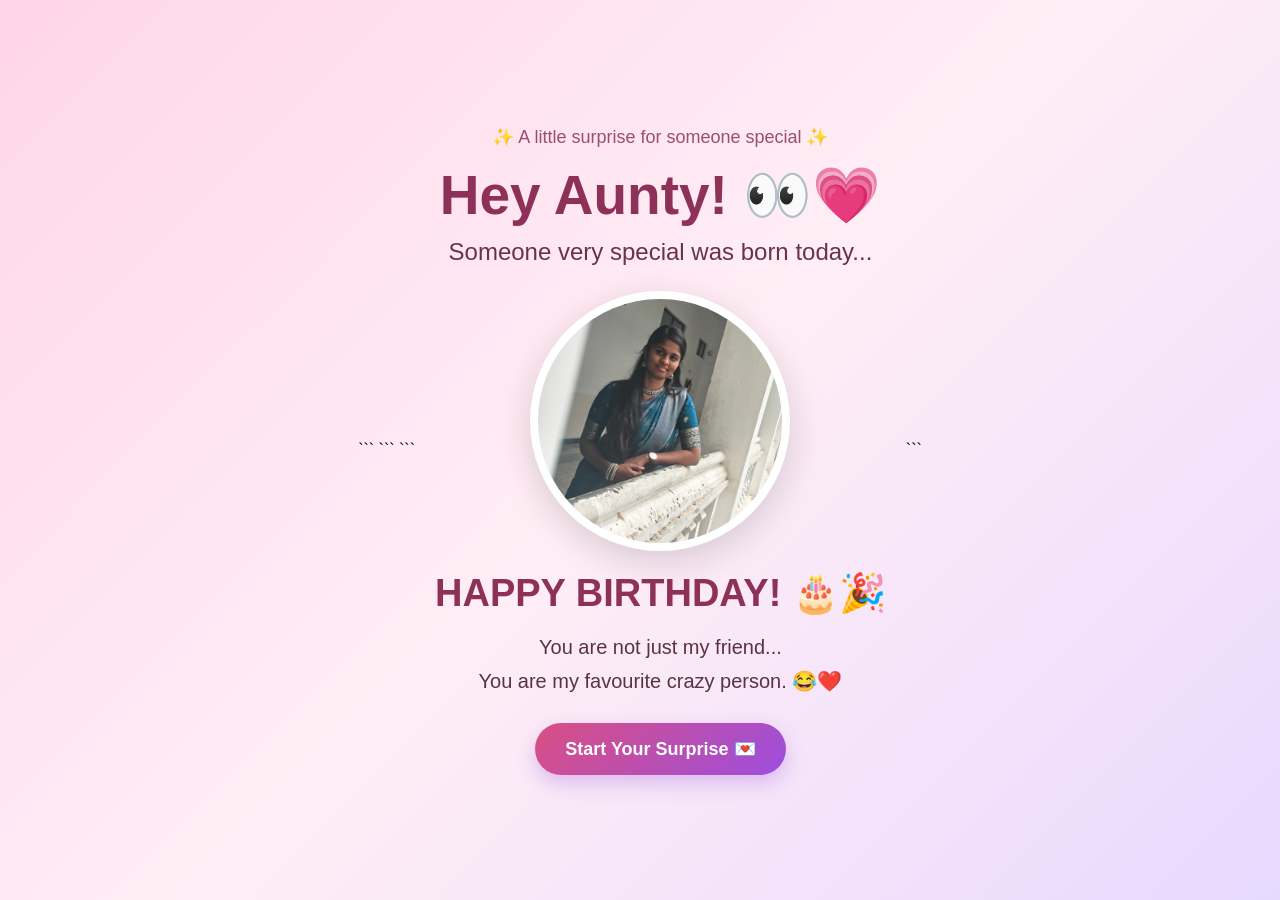
<file: index.html>
<!DOCTYPE html>

<html lang="en">
<head>
    <meta charset="UTF-8">
    <meta name="viewport" content="width=device-width, initial-scale=1.0">

```
<title>Happy Birthday Aunty 🎂</title>

<link rel="stylesheet" href="style.css">
```

</head>

<body class="home-page">

```
<!-- Floating Hearts -->
<div class="hearts">
    <span>💗</span>
    <span>💕</span>
    <span>💖</span>
    <span>💗</span>
    <span>💞</span>
</div>

<!-- Main Section -->
<section class="hero">

    <p class="small-text">
        ✨ A little surprise for someone special ✨
    </p>

    <h1>
        Hey Aunty! 👀💗
    </h1>

    <h2>
        Someone very special was born today...
    </h2>

    <!-- Main Photo -->
    <div class="main-photo">
        <img src="images/photo1.jpg" alt="Aunty">
    </div>

    <h1 class="birthday-title">
        HAPPY BIRTHDAY! 🎂🎉
    </h1>

    <p class="intro">
        You are not just my friend...
        <br>
        You are my favourite crazy person. 😂❤️
    </p>

    <button onclick="startSurprise()">
        Start Your Surprise 💌
    </button>

</section>

<script src="script.js"></script>
```

</body>
</html>
</file>
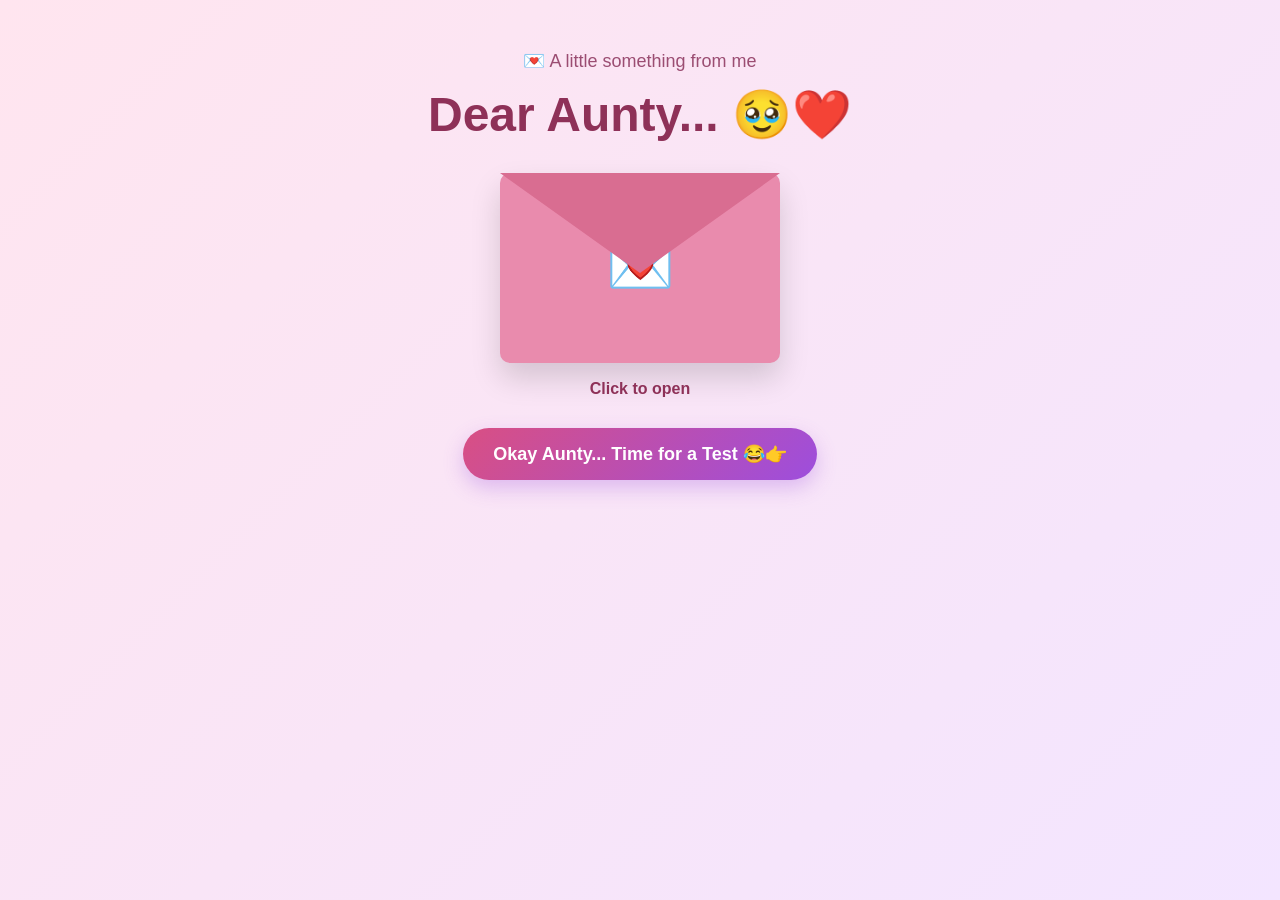
<file: letter.html>
<!DOCTYPE html>
<html lang="en">

<head>
    <meta charset="UTF-8">
    <meta name="viewport" content="width=device-width, initial-scale=1.0">

    <title>A Letter For Aunty 💌</title>

    <link rel="stylesheet" href="style.css">
</head>

<body class="letter-page">

    <!-- Floating Hearts -->
    <div class="letter-hearts">
        <span>💗</span>
        <span>💕</span>
        <span>🌷</span>
        <span>💖</span>
        <span>✨</span>
    </div>


    <div class="letter-container">

        <p class="small-text">
            💌 A little something from me
        </p>

        <h1>
            Dear Aunty... 🥹❤️
        </h1>


        <!-- Envelope -->

        <div class="envelope" onclick="openLetter()">

            <div class="envelope-top"></div>

            <div class="envelope-body">
                💌
            </div>

            <p>
                Click to open
            </p>

        </div>


        <!-- LETTER -->

        <div class="letter-content" id="letterContent">

            <h2>
                Happy Birthday, Aunty! 🎂❤️
            </h2>

            <p>
                First of all...
                <br>
                HAPPY BIRTHDAYYY jj! 🎉😂
            </p>

            <p>
                I don't know how to put everything into words,
                but I just want you to know how happy I am
                that I have you in my life.
            </p>

            <p>
                From our random conversations to our stupid jokes,
                from laughing for absolutely no reason to those
                moments where we just understand each other...
                every little memory with you is special to me. 🥹💗
            </p>

            <p>
                You are honestly one of those people who can make
                a normal day feel special just by being there.
            </p>

            <p>
                And yes...
                you can be annoying,
                dramatic,
                and completely crazy sometimes. 🙄😂
            </p>

            <p>
                But that's exactly what makes you,
                <strong>Aunty</strong>. ❤️
            </p>

            <p>
                I hope this new year of your life brings you
                lots of happiness, success, laughter and
                beautiful memories.
            </p>

            <p>
                Never stop being the crazy person you are.
                And please don't change too much...
                because we already know how to handle this version
                of you. 😂💀
            </p>

            <p>
                Thank you for all the memories,
                all the laughs,
                all the random talks,
                and simply for being you.
            </p>

            <p class="final-letter">
                Stay happy. Stay crazy.
                <br>
                Stay my Aunty forever. 😂❤️
            </p>

            <p class="signature">
                With lots of love,<br>
                Your favourite troublemaker 😌💗
            </p>

        </div>


        <!-- NEXT BUTTON -->

        <a href="quiz.html" class="next-button letter-next">
            Okay Aunty... Time for a Test 😂👉
        </a>

    </div>


    <script src="script.js"></script>

</body>

</html>
</file>
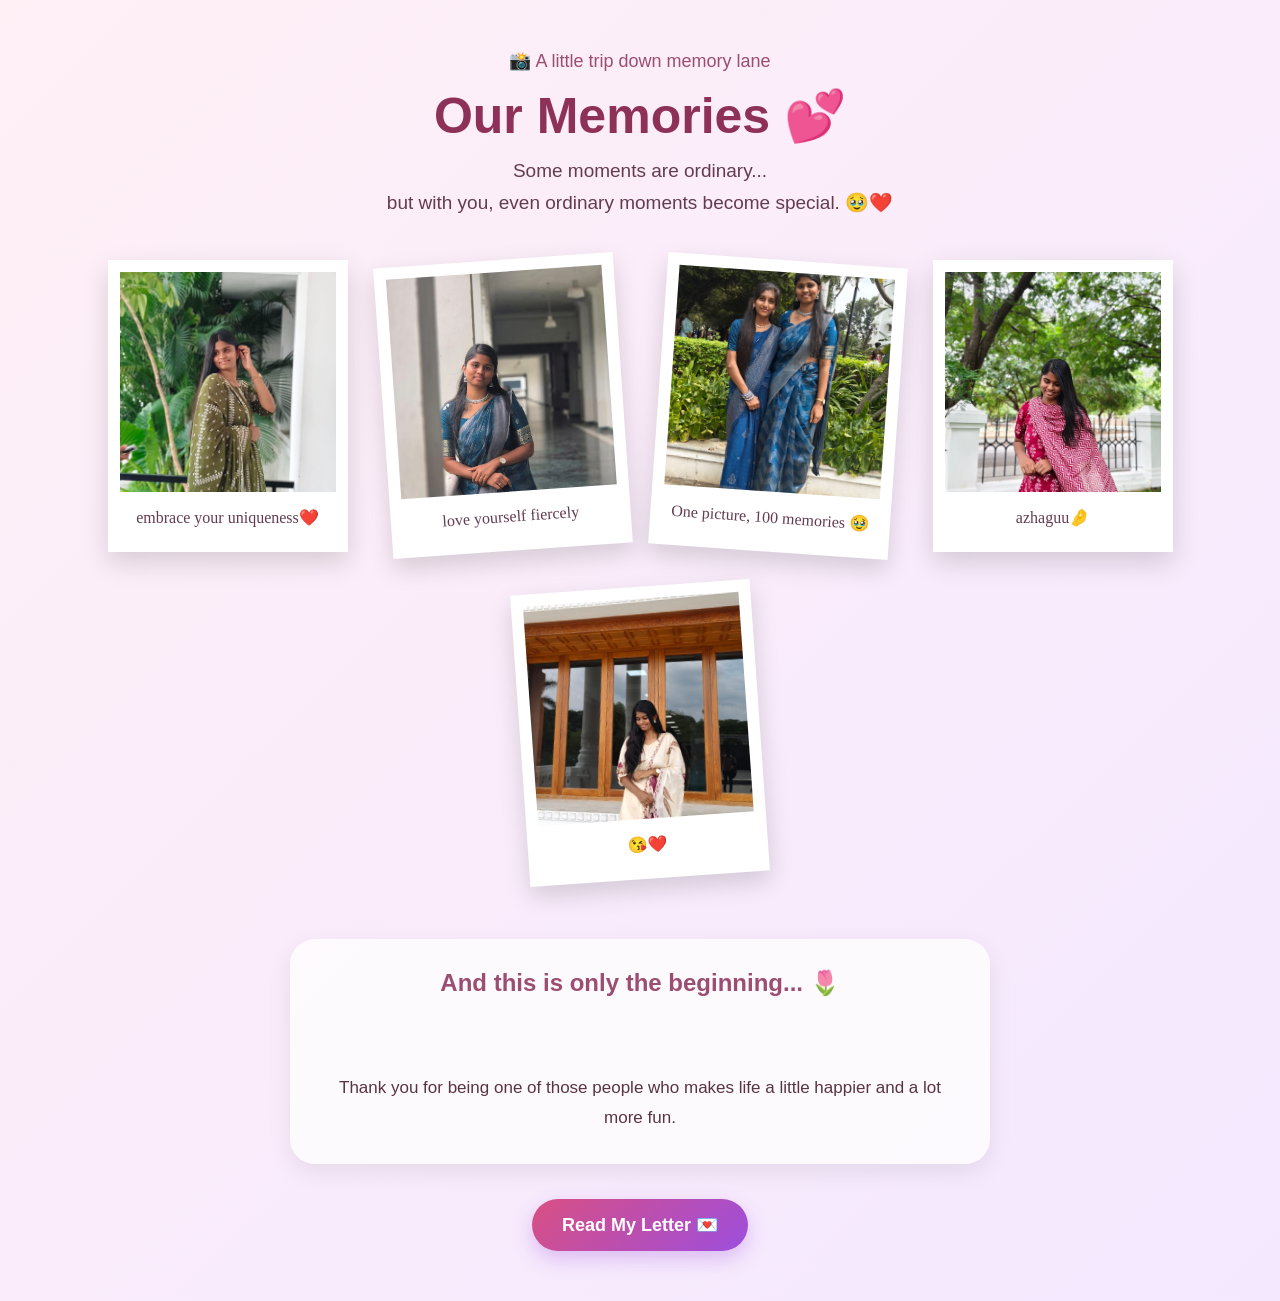
<file: memories.html>
<!DOCTYPE html>
<html lang="en">

<head>
    <meta charset="UTF-8">
    <meta name="viewport" content="width=device-width, initial-scale=1.0">

    <title>Our Memories 📸</title>

    <link rel="stylesheet" href="style.css">
</head>

<body class="memories-page">

    <div class="memory-container">

        <p class="small-text">📸 A little trip down memory lane</p>

        <h1>Our Memories 💕</h1>

        <p class="memory-intro">
            Some moments are ordinary...
            <br>
            but with you, even ordinary moments become special. 🥹❤️
        </p>


        <!-- PHOTO GALLERY -->

        <div class="gallery">

            <!-- PHOTO 1 -->
            <div class="polaroid">
                <img src="images/photo3.jpg" alt="Our memory">
                <p> embrace your uniqueness❤️</p>
            </div>

            <!-- PHOTO 2 -->
            <div class="polaroid rotate-left">
                <img src="images/photo6.jpg" alt="Our memory">
                <p>love yourself fiercely</p>
            </div>

            <!-- PHOTO 3 -->
            <div class="polaroid rotate-right">
                <img src="images/photo2.jpg" alt="Our memory">
                <p>One picture, 100 memories 🥹</p>
            </div>

            <!-- PHOTO 4 -->
            <div class="polaroid">
                <img src="images/photo4.jpg" alt="Our memory">
                <p>azhaguu🤌</p>
            </div>

            <!-- PHOTO 5 -->
            <div class="polaroid rotate-left">
                <img src="images/photo5.jpg" alt="Our memory">
                <p>😘❤️</p>
            </div>

        </div>


        <!-- MESSAGE -->

        <div class="memory-message">

            <h2>And this is only the beginning... 🌷</h2>

            <p>
            
                <br><br>
                Thank you for being one of those people who makes
                life a little happier and a lot more fun.
            </p>

        </div>


        <!-- BUTTON -->

        <a href="letter.html" class="next-button">
            Read My Letter 💌
        </a>

    </div>

</body>

</html>
</file>
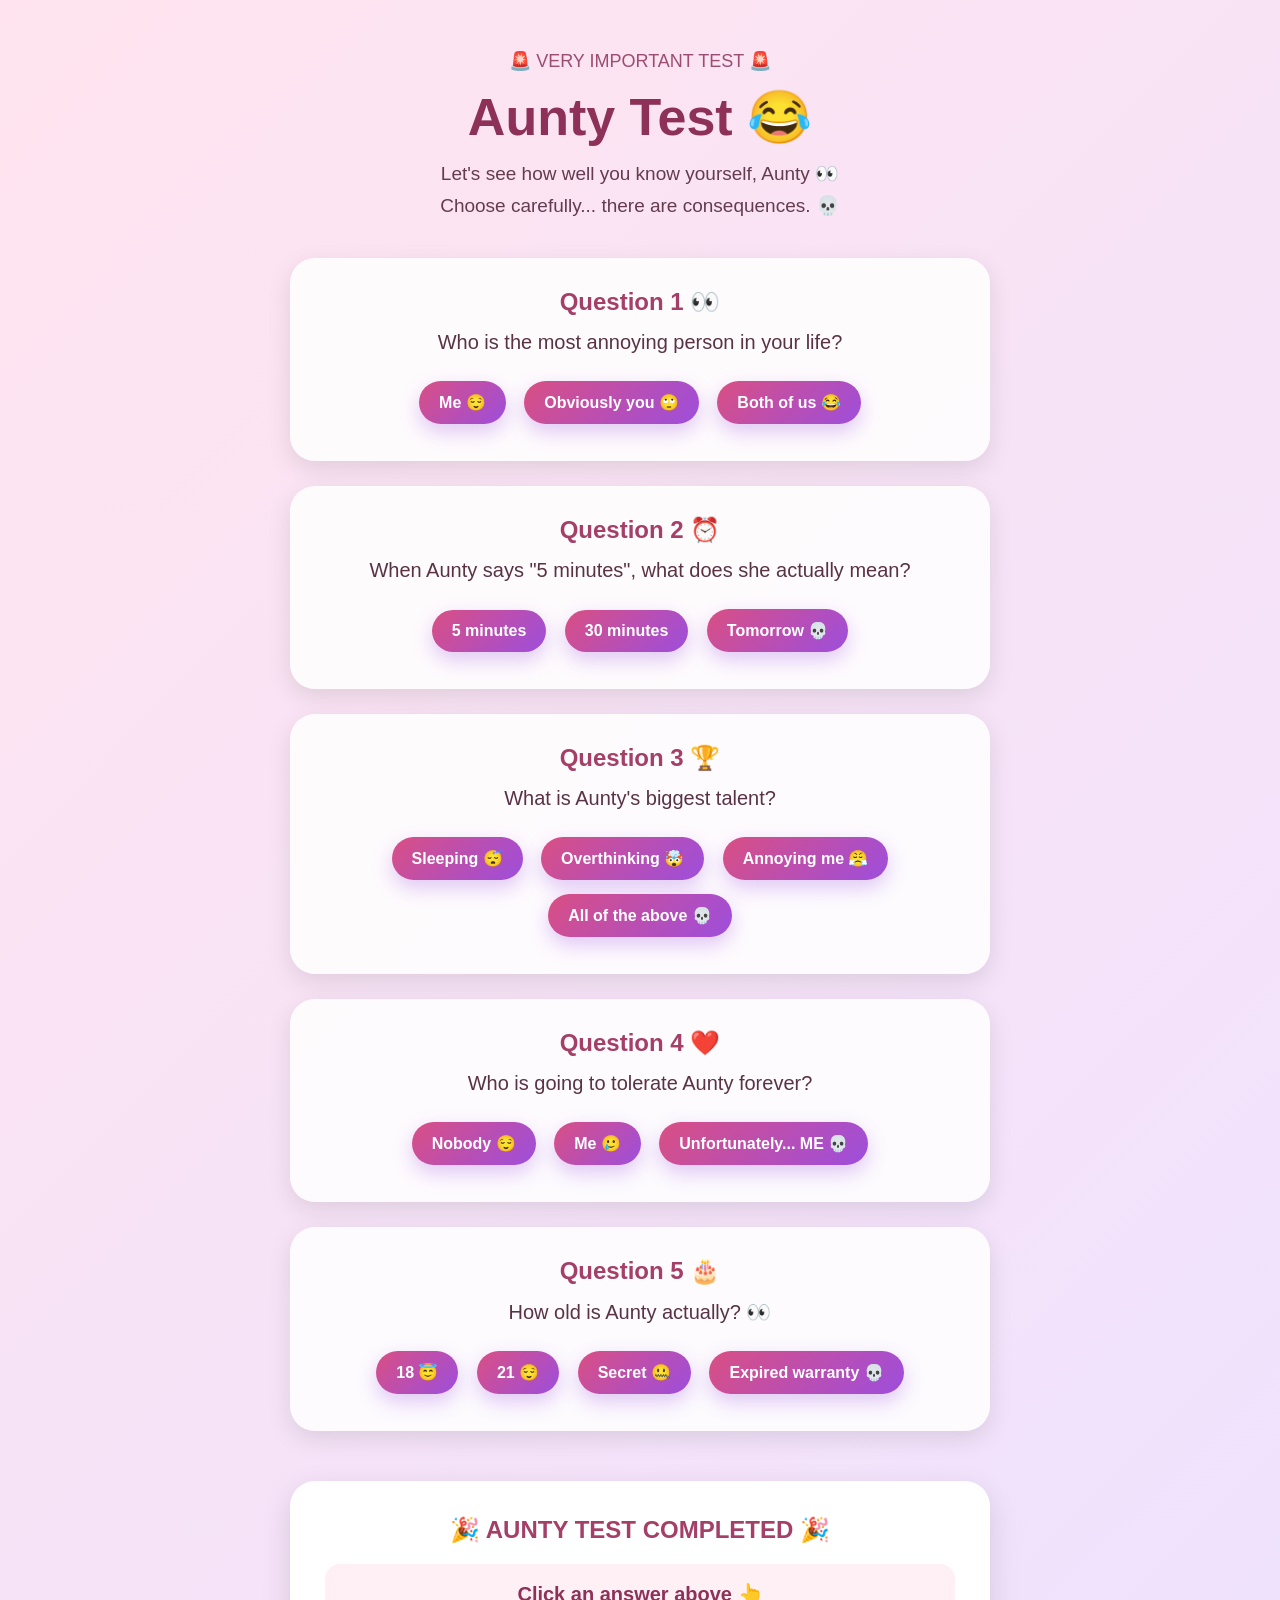
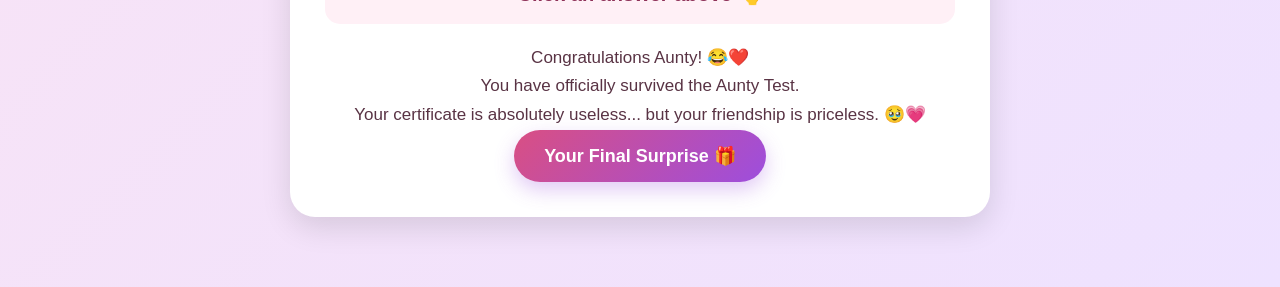
<file: quiz.html>
<!DOCTYPE html>
<html lang="en">

<head>
    <meta charset="UTF-8">
    <meta name="viewport" content="width=device-width, initial-scale=1.0">

    <title>Aunty Test 😂</title>

    <link rel="stylesheet" href="style.css">
</head>

<body class="quiz-page">

    <div class="quiz-container">

        <p class="small-text">🚨 VERY IMPORTANT TEST 🚨</p>

        <h1>Aunty Test 😂</h1>

        <p class="quiz-intro">
            Let's see how well you know yourself, Aunty 👀
            <br>
            Choose carefully... there are consequences. 💀
        </p>


        <!-- QUESTION 1 -->

        <div class="question-box">

            <h2>Question 1 👀</h2>

            <p>
                Who is the most annoying person in your life?
            </p>

            <button onclick="answer('Obviously YOU! 🙄😂')">
                Me 😌
            </button>

            <button onclick="answer('Correct! You finally accepted it 😂')">
                Obviously you 🙄
            </button>

            <button onclick="answer('Diplomatic answer... 🤨😂')">
                Both of us 😂
            </button>

        </div>


        <!-- QUESTION 2 -->

        <div class="question-box">

            <h2>Question 2 ⏰</h2>

            <p>
                When Aunty says "5 minutes", what does she actually mean?
            </p>

            <button onclick="answer('Nice try 😂')">
                5 minutes
            </button>

            <button onclick="answer('Getting warmer... 😂')">
                30 minutes
            </button>

            <button onclick="answer('Exactly! 😂 See you tomorrow!')">
                Tomorrow 💀
            </button>

        </div>


        <!-- QUESTION 3 -->

        <div class="question-box">

            <h2>Question 3 🏆</h2>

            <p>
                What is Aunty's biggest talent?
            </p>

            <button onclick="answer('Professional sleeper detected 😴😂')">
                Sleeping 😴
            </button>

            <button onclick="answer('Overthinking level: 1000 🤯')">
                Overthinking 🤯
            </button>

            <button onclick="answer('This is definitely one of them 😂')">
                Annoying me 😤
            </button>

            <button onclick="answer('THE CORRECT ANSWER 😂💀')">
                All of the above 💀
            </button>

        </div>


        <!-- QUESTION 4 -->

        <div class="question-box">

            <h2>Question 4 ❤️</h2>

            <p>
                Who is going to tolerate Aunty forever?
            </p>

            <button onclick="answer('Wrong answer 😂')">
                Nobody 😌
            </button>

            <button onclick="answer('Unfortunately... YES 😭❤️')">
                Me 🥲
            </button>

            <button onclick="answer('You knew the answer already 😂')">
                Unfortunately... ME 💀
            </button>

        </div>


        <!-- QUESTION 5 -->

        <div class="question-box">

            <h2>Question 5 🎂</h2>

            <p>
                How old is Aunty actually? 👀
            </p>

            <button onclick="answer('Nice attempt, Aunty 😂')">
                18 😇
            </button>

            <button onclick="answer('Hmmmm... suspicious 🤨')">
                21 😌
            </button>

            <button onclick="answer('Smart answer! 🤫😂')">
                Secret 🤐
            </button>

            <button onclick="answer('💀 WARRANTY EXPIRED! 😂')">
                Expired warranty 💀
            </button>

        </div>


        <!-- RESULT -->

        <div class="quiz-result">

            <h2>🎉 AUNTY TEST COMPLETED 🎉</h2>

            <div id="funnyAnswer">
                Click an answer above 👆
            </div>

            <p>
                Congratulations Aunty! 😂❤️
            </p>

            <p>
                You have officially survived the Aunty Test.
                <br>
                Your certificate is absolutely useless...
                but your friendship is priceless. 🥹💗
            </p>

            <a href="surprise.html" class="next-button">
                Your Final Surprise 🎁
            </a>

        </div>

    </div>


    <script src="script.js"></script>

</body>

</html>
</file>
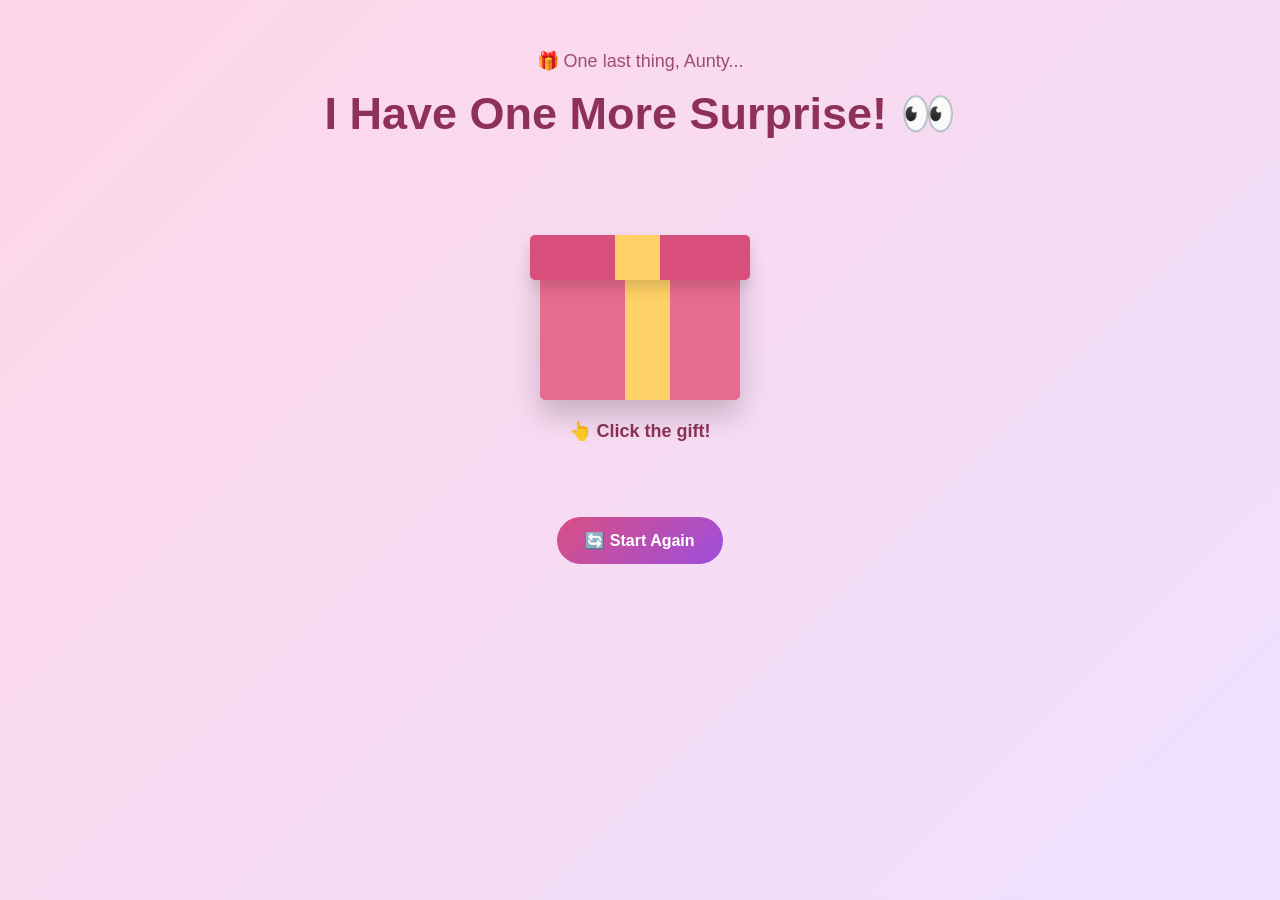
<file: surprise.html>
<!DOCTYPE html>
<html lang="en">

<head>
    <meta charset="UTF-8">
    <meta name="viewport" content="width=device-width, initial-scale=1.0">

    <title>Happy Birthday Aunty 🎂</title>

    <link rel="stylesheet" href="style.css">
</head>

<body class="surprise-page">

    <!-- Confetti -->
    <div id="confetti-container"></div>

    <div class="surprise-container">

        <p class="small-text">
            🎁 One last thing, Aunty...
        </p>

        <h1 class="surprise-heading">
            I Have One More Surprise! 👀
        </h1>


        <!-- GIFT -->

        <div class="gift" onclick="openGift()">

            <div class="gift-lid">
                <div class="gift-ribbon"></div>
            </div>

            <div class="gift-box">
                <div class="gift-ribbon"></div>
            </div>

        </div>

        <p class="gift-hint">
            👆 Click the gift!
        </p>


        <!-- FINAL MESSAGE -->

        <div class="final-surprise" id="finalSurprise">

            <h1>
                🎉 HAPPY BIRTHDAY AUNTY! 🎂
            </h1>

            <div class="final-photo">

                <img src="images/photo5.jpg" alt="Beautiful memory">

            </div>

            <h2>
                To my favourite crazy person... 😂❤️
            </h2>

            <p>
                Today is your special day,
                but honestly, I'm the lucky one
                because I got a friend like you. 🥹💗
            </p>

            <p>
                We've laughed, fought, annoyed each other,
                made stupid memories and somehow survived
                all of it. 😂
            </p>

            <p>
                And I hope we continue making
                hundreds and thousands of memories together.
            </p>

            <p>
                No matter how much we grow up,
                I hope we never lose this crazy friendship. ❤️
            </p>

            <p class="big-wish">
                May your life always be filled with
                happiness, laughter, success and
                people who love you. 🌷✨
            </p>

            <h2 class="birthday-ending">
                Stay crazy, Aunty! 😂❤️
                <br>
                Happy Birthday once again! 🎂🎉
            </h2>

            <p class="signature">
                — Your favourite troublemaker 😌💗
            </p>

        </div>


        <!-- REPLAY -->

        <a href="index.html" class="replay-button">
            🔄 Start Again
        </a>

    </div>


    <script src="script.js"></script>

</body>

</html>
</file>
<file: style.css>
* {
  margin: 0;
  padding: 0;
  box-sizing: border-box;
  }

body {
font-family: "Segoe UI", sans-serif;
min-height: 100vh;
overflow-x: hidden;
}

/* HOME PAGE */

.home-page {
background: linear-gradient(135deg, #ffd6e7, #ffeef5, #e8d9ff);
display: flex;
justify-content: center;
align-items: center;
text-align: center;
}

/* HERO */

.hero {
position: relative;
z-index: 2;
padding: 40px 20px;
max-width: 700px;
}

.small-text {
font-size: 18px;
color: #9b4d72;
margin-bottom: 15px;
}

.hero h1 {
font-size: 55px;
color: #8e3158;
margin-bottom: 10px;
}

.hero h2 {
font-size: 24px;
font-weight: 400;
color: #69344b;
margin-bottom: 25px;
}

/* PHOTO */

.main-photo {
width: 260px;
height: 260px;
margin: 20px auto;
border-radius: 50%;
padding: 8px;
background: white;
box-shadow: 0 10px 35px rgba(0,0,0,0.15);
animation: floatPhoto 3s ease-in-out infinite;
}

.main-photo img {
width: 100%;
height: 100%;
object-fit: cover;
border-radius: 50%;
}

/* BIRTHDAY TEXT */

.birthday-title {
font-size: 38px !important;
animation: heartbeat 1.5s infinite;
}

.intro {
font-size: 20px;
line-height: 1.7;
color: #593344;
margin: 15px 0 25px;
}

/* BUTTON */

button {
border: none;
padding: 15px 30px;
border-radius: 30px;
font-size: 18px;
font-weight: bold;
cursor: pointer;
color: white;
background: linear-gradient(135deg, #d94f83, #9d4edd);
box-shadow: 0 8px 20px rgba(157,78,221,0.3);
transition: 0.3s;
}

button:hover {
transform: scale(1.08);
}

/* FLOATING HEARTS */

.hearts span {
position: fixed;
bottom: -50px;
font-size: 30px;
animation: hearts 8s linear infinite;
opacity: 0.7;
}

.hearts span:nth-child(1) {
left: 10%;
animation-delay: 1s;
}

.hearts span:nth-child(2) {
left: 30%;
animation-delay: 3s;
}

.hearts span:nth-child(3) {
left: 50%;
animation-delay: 5s;
}

.hearts span:nth-child(4) {
left: 70%;
animation-delay: 2s;
}

.hearts span:nth-child(5) {
left: 90%;
animation-delay: 4s;
}

/* ANIMATIONS */

@keyframes hearts {
0% {
transform: translateY(0) rotate(0deg);
opacity: 0;
}

```
20% {
    opacity: 1;
}

100% {
    transform: translateY(-110vh) rotate(360deg);
    opacity: 0;
}
```

}

@keyframes floatPhoto {
0%, 100% {
transform: translateY(0);
}

```
50% {
    transform: translateY(-12px);
}
```

}

@keyframes heartbeat {
0%, 100% {
transform: scale(1);
}

```
50% {
    transform: scale(1.05);
}
```

}

/* MOBILE */

@media (max-width: 600px) {

```
.hero h1 {
    font-size: 40px;
}

.hero h2 {
    font-size: 19px;
}

.main-photo {
    width: 210px;
    height: 210px;
}

.birthday-title {
    font-size: 28px !important;
}
```

}
/* =========================
   MEMORIES PAGE
========================= */

.memories-page {
    background: linear-gradient(135deg, #fff0f6, #f4e8ff);
    min-height: 100vh;
    text-align: center;
    padding: 50px 20px;
}

.memory-container {
    max-width: 1100px;
    margin: auto;
}

.memory-container h1 {
    font-size: 50px;
    color: #8e3158;
    margin-bottom: 10px;
}

.memory-intro {
    font-size: 19px;
    color: #633c50;
    line-height: 1.7;
    margin-bottom: 40px;
}


/* PHOTO GALLERY */

.gallery {
    display: flex;
    justify-content: center;
    align-items: center;
    flex-wrap: wrap;
    gap: 35px;
    margin: 30px auto;
}


/* POLAROID */

.polaroid {
    background: white;
    width: 240px;
    padding: 12px 12px 25px;
    box-shadow: 0 10px 25px rgba(0,0,0,0.15);
    transition: 0.4s;
}

.polaroid img {
    width: 100%;
    height: 220px;
    object-fit: cover;
}

.polaroid p {
    font-family: cursive;
    font-size: 16px;
    color: #633c50;
    margin-top: 12px;
}


/* ROTATIONS */

.rotate-left {
    transform: rotate(-4deg);
}

.rotate-right {
    transform: rotate(4deg);
}


/* HOVER */

.polaroid:hover {
    transform: rotate(0deg) scale(1.08);
    z-index: 5;
}


/* MESSAGE */

.memory-message {
    max-width: 700px;
    margin: 60px auto 35px;
    padding: 30px;
    background: rgba(255,255,255,0.75);
    border-radius: 25px;
    box-shadow: 0 8px 25px rgba(0,0,0,0.08);
}

.memory-message h2 {
    color: #9b4d72;
    margin-bottom: 15px;
}

.memory-message p {
    color: #593344;
    line-height: 1.8;
    font-size: 17px;
}


/* NEXT BUTTON */

.next-button {
    display: inline-block;
    text-decoration: none;
    color: white;
    background: linear-gradient(135deg, #d94f83, #9d4edd);
    padding: 15px 30px;
    border-radius: 30px;
    font-size: 18px;
    font-weight: bold;
    box-shadow: 0 8px 20px rgba(157,78,221,0.3);
    transition: 0.3s;
}

.next-button:hover {
    transform: scale(1.08);
}


/* MOBILE */

@media (max-width: 600px) {

    .memory-container h1 {
        font-size: 38px;
    }

    .gallery {
        gap: 25px;
    }

    .polaroid {
        width: 90%;
        max-width: 300px;
    }

    .polaroid img {
        height: 250px;
    }

}
/* =========================
   LETTER PAGE
========================= */

.letter-page {
    min-height: 100vh;
    background: linear-gradient(135deg, #ffe5ef, #f3e5ff);
    text-align: center;
    padding: 50px 20px;
    overflow-x: hidden;
}

.letter-container {
    max-width: 850px;
    margin: auto;
    position: relative;
    z-index: 2;
}

.letter-container h1 {
    font-size: 48px;
    color: #8e3158;
    margin-bottom: 30px;
}


/* ENVELOPE */

.envelope {
    width: 280px;
    height: 190px;
    margin: 30px auto 45px;
    position: relative;
    cursor: pointer;
    transition: 0.4s;
}

.envelope:hover {
    transform: scale(1.05);
}

.envelope-body {
    width: 100%;
    height: 100%;
    background: #e98bad;
    border-radius: 10px;
    display: flex;
    justify-content: center;
    align-items: center;
    font-size: 55px;
    box-shadow: 0 15px 30px rgba(0,0,0,0.15);
}

.envelope-top {
    position: absolute;
    top: 0;
    left: 0;
    width: 0;
    height: 0;
    border-left: 140px solid transparent;
    border-right: 140px solid transparent;
    border-top: 100px solid #d96d91;
    z-index: 2;
}

.envelope p {
    position: absolute;
    bottom: -35px;
    left: 0;
    right: 0;
    color: #8e3158;
    font-weight: bold;
}


/* LETTER CONTENT */

.letter-content {
    display: none;
    background: #fffdf9;
    padding: 45px;
    border-radius: 10px;
    box-shadow: 0 15px 40px rgba(0,0,0,0.12);
    text-align: left;
    position: relative;
    margin: 30px auto;
    animation: letterAppear 0.8s ease;
}

.letter-content::before {
    content: "💗";
    position: absolute;
    top: 15px;
    right: 20px;
    font-size: 25px;
}

.letter-content h2 {
    text-align: center;
    color: #a43f68;
    font-size: 30px;
    margin-bottom: 30px;
}

.letter-content p {
    color: #593344;
    font-size: 17px;
    line-height: 1.9;
    margin-bottom: 20px;
}

.final-letter {
    text-align: center;
    font-size: 21px !important;
    font-weight: bold;
    color: #a43f68 !important;
    margin-top: 30px;
}

.signature {
    text-align: right;
    font-family: cursive;
    color: #8e3158 !important;
}


/* LETTER ANIMATION */

@keyframes letterAppear {

    from {
        opacity: 0;
        transform: translateY(30px);
    }

    to {
        opacity: 1;
        transform: translateY(0);
    }

}


/* FLOATING HEARTS */

.letter-hearts span {
    position: fixed;
    bottom: -50px;
    font-size: 28px;
    animation: letterFloat 9s linear infinite;
    opacity: 0.7;
}

.letter-hearts span:nth-child(1) {
    left: 10%;
    animation-delay: 1s;
}

.letter-hearts span:nth-child(2) {
    left: 30%;
    animation-delay: 3s;
}

.letter-hearts span:nth-child(3) {
    left: 50%;
    animation-delay: 5s;
}

.letter-hearts span:nth-child(4) {
    left: 70%;
    animation-delay: 2s;
}

.letter-hearts span:nth-child(5) {
    left: 90%;
    animation-delay: 4s;
}

@keyframes letterFloat {

    0% {
        transform: translateY(0);
        opacity: 0;
    }

    20% {
        opacity: 1;
    }

    100% {
        transform: translateY(-110vh);
        opacity: 0;
    }

}


/* LETTER BUTTON */

.letter-next {
    margin-top: 20px;
}


/* MOBILE */

@media (max-width: 600px) {

    .letter-container h1 {
        font-size: 36px;
    }

    .letter-content {
        padding: 25px;
    }

    .letter-content h2 {
        font-size: 24px;
    }

    .letter-content p {
        font-size: 16px;
    }

    .envelope {
        width: 240px;
        height: 160px;
    }

    .envelope-top {
        border-left-width: 120px;
        border-right-width: 120px;
        border-top-width: 85px;
    }

}
/* =========================
   QUIZ PAGE
========================= */

.quiz-page {
    min-height: 100vh;
    background: linear-gradient(135deg, #ffe4ef, #eee2ff);
    padding: 50px 20px;
    text-align: center;
}

.quiz-container {
    max-width: 850px;
    margin: auto;
}

.quiz-container h1 {
    font-size: 52px;
    color: #8e3158;
    margin-bottom: 10px;
}

.quiz-intro {
    font-size: 19px;
    color: #633c50;
    line-height: 1.7;
    margin-bottom: 35px;
}


/* QUESTION BOX */

.question-box {
    background: rgba(255,255,255,0.85);
    padding: 30px;
    margin: 25px auto;
    border-radius: 25px;
    box-shadow: 0 8px 25px rgba(0,0,0,0.1);
    max-width: 700px;
    transition: 0.3s;
}

.question-box:hover {
    transform: translateY(-5px);
}

.question-box h2 {
    color: #a43f68;
    margin-bottom: 15px;
}

.question-box p {
    font-size: 20px;
    color: #593344;
    margin-bottom: 20px;
}


/* QUIZ BUTTONS */

.question-box button {
    margin: 7px;
    padding: 12px 20px;
    font-size: 16px;
}


/* RESULT */

.quiz-result {
    background: white;
    max-width: 700px;
    margin: 50px auto 20px;
    padding: 35px;
    border-radius: 25px;
    box-shadow: 0 10px 30px rgba(0,0,0,0.12);
}

.quiz-result h2 {
    color: #a43f68;
    margin-bottom: 20px;
}

.quiz-result p {
    color: #593344;
    line-height: 1.7;
    font-size: 17px;
}

#funnyAnswer {
    background: #fff0f6;
    padding: 18px;
    border-radius: 15px;
    margin: 20px 0;
    font-size: 20px;
    font-weight: bold;
    color: #8e3158;
}


/* MOBILE */

@media (max-width: 600px) {

    .quiz-container h1 {
        font-size: 38px;
    }

    .question-box {
        padding: 22px 15px;
    }

    .question-box p {
        font-size: 18px;
    }

    .question-box button {
        width: 90%;
        margin: 6px auto;
    }

}
/* =========================
   FINAL SURPRISE PAGE
========================= */

.surprise-page {
    min-height: 100vh;
    background: linear-gradient(135deg, #ffd6e7, #eee0ff);
    text-align: center;
    padding: 50px 20px;
    overflow-x: hidden;
}

.surprise-container {
    max-width: 850px;
    margin: auto;
    position: relative;
    z-index: 2;
}

.surprise-heading {
    font-size: 45px;
    color: #8e3158;
    margin-bottom: 40px;
}


/* GIFT */

.gift {
    width: 220px;
    height: 200px;
    margin: 60px auto 20px;
    position: relative;
    cursor: pointer;
    transition: 0.4s;
}

.gift:hover {
    transform: scale(1.08);
}


/* GIFT BOX */

.gift-box {
    position: absolute;
    bottom: 0;
    left: 10px;
    width: 200px;
    height: 140px;
    background: #e86c91;
    border-radius: 5px;
    box-shadow: 0 15px 30px rgba(0,0,0,0.2);
}


/* GIFT LID */

.gift-lid {
    position: absolute;
    top: 35px;
    left: 0;
    width: 220px;
    height: 45px;
    background: #d84f7b;
    border-radius: 5px;
    z-index: 2;
    box-shadow: 0 8px 15px rgba(0,0,0,0.15);
}


/* RIBBON */

.gift-ribbon {
    position: absolute;
    left: 85px;
    top: 0;
    width: 45px;
    height: 100%;
    background: #ffd166;
}


/* GIFT ANIMATION */

.gift:hover .gift-lid {
    animation: giftShake 0.5s infinite;
}

@keyframes giftShake {

    0%, 100% {
        transform: rotate(0deg);
    }

    25% {
        transform: rotate(-3deg);
    }

    75% {
        transform: rotate(3deg);
    }

}


.gift-hint {
    color: #8e3158;
    font-size: 18px;
    font-weight: bold;
    margin-bottom: 40px;
}


/* FINAL SURPRISE */

.final-surprise {
    display: none;
    background: rgba(255,255,255,0.92);
    padding: 40px;
    border-radius: 30px;
    box-shadow: 0 15px 40px rgba(0,0,0,0.15);
    animation: surpriseAppear 1s ease;
}

.final-surprise h1 {
    font-size: 42px;
    color: #d63f70;
    margin-bottom: 30px;
    animation: heartbeat 1.5s infinite;
}

.final-surprise h2 {
    color: #8e3158;
    margin: 20px 0;
}

.final-surprise p {
    color: #593344;
    font-size: 18px;
    line-height: 1.8;
    margin: 15px 0;
}


/* FINAL PHOTO */

.final-photo {
    width: 280px;
    height: 280px;
    margin: 25px auto;
    padding: 8px;
    background: white;
    border-radius: 50%;
    box-shadow: 0 10px 30px rgba(0,0,0,0.15);
}

.final-photo img {
    width: 100%;
    height: 100%;
    object-fit: cover;
    border-radius: 50%;
}


/* SPECIAL WISH */

.big-wish {
    font-size: 21px !important;
    font-weight: bold;
    color: #a43f68 !important;
    margin: 30px 0 !important;
}

.birthday-ending {
    font-size: 27px;
}


/* SIGNATURE */

.signature {
    font-family: cursive;
    color: #8e3158 !important;
    text-align: right;
}


/* REPLAY */

.replay-button {
    display: inline-block;
    margin-top: 35px;
    padding: 14px 28px;
    background: linear-gradient(135deg, #d94f83, #9d4edd);
    color: white;
    text-decoration: none;
    border-radius: 30px;
    font-weight: bold;
    transition: 0.3s;
}

.replay-button:hover {
    transform: scale(1.08);
}


/* SURPRISE ANIMATION */

@keyframes surpriseAppear {

    from {
        opacity: 0;
        transform: scale(0.7) translateY(40px);
    }

    to {
        opacity: 1;
        transform: scale(1) translateY(0);
    }

}


/* CONFETTI */

.confetti {
    position: fixed;
    top: -20px;
    width: 10px;
    height: 20px;
    z-index: 10;
    animation: confettiFall 3s linear forwards;
}

@keyframes confettiFall {

    0% {
        transform: translateY(0) rotate(0deg);
    }

    100% {
        transform: translateY(110vh) rotate(720deg);
    }

}


/* MOBILE */

@media (max-width: 600px) {

    .surprise-heading {
        font-size: 34px;
    }

    .final-surprise {
        padding: 25px 18px;
    }

    .final-surprise h1 {
        font-size: 30px;
    }

    .final-photo {
        width: 220px;
        height: 220px;
    }

    .birthday-ending {
        font-size: 23px;
    }

}
</file>
